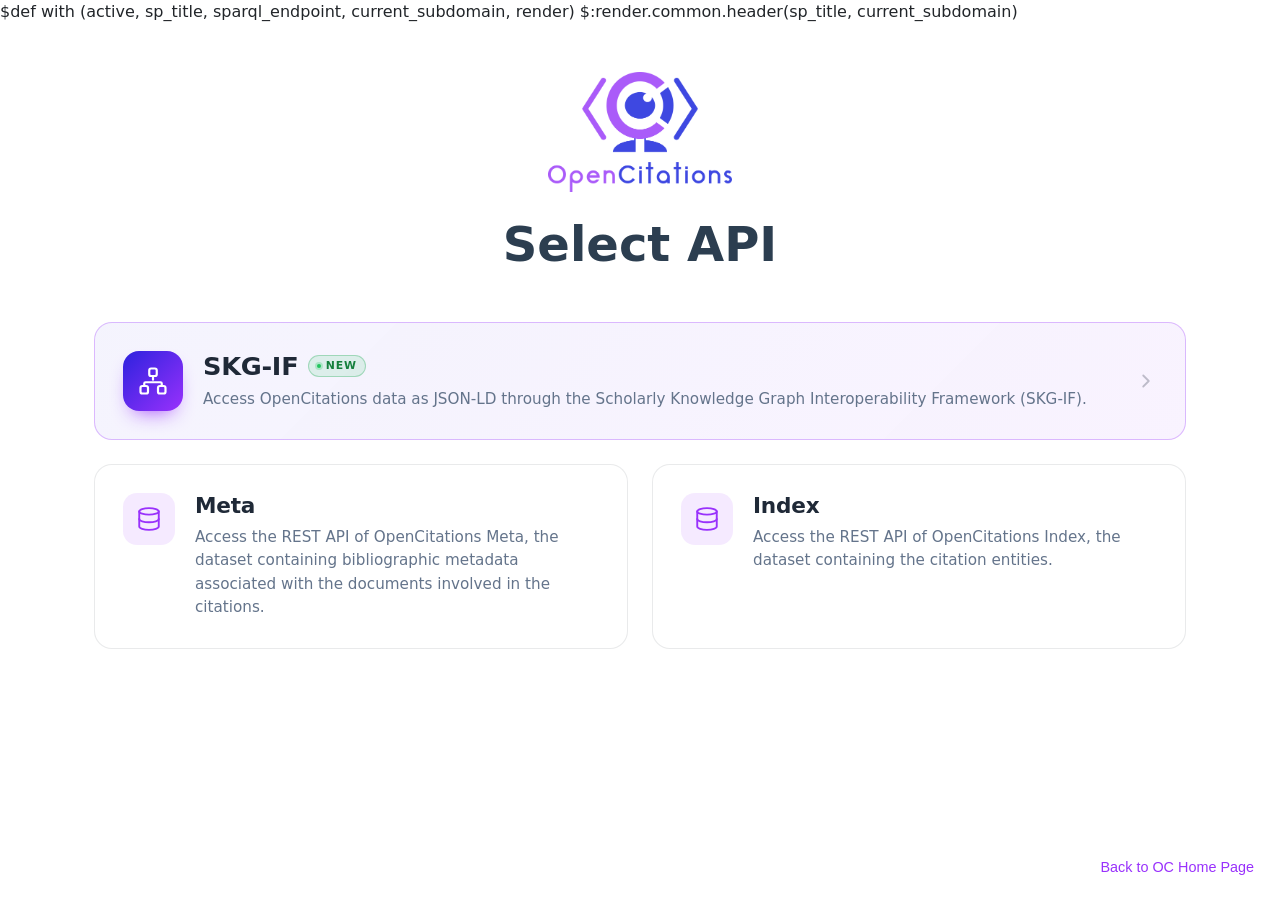
<file: html-template/api.html>
$def with (active, sp_title, sparql_endpoint, current_subdomain, render)
<!DOCTYPE html>
<html lang="en">

<head>
  <meta charset="UTF-8" />
  <meta name="viewport" content="width=device-width, initial-scale=1.0" />
  <meta name="description" content="Access open citation data and bibliographic metadata via REST API. Query SKG-IF, Index and Meta endpoints using DOI, ORCID, PMID, OMID, ISBN, ISSN. JSON-LD available. Free access." />
  <title>OpenCitations - API</title>
  <!-- Bootstrap CSS -->
  <link href="/static/bootstrap-533/css/bootstrap.min.css" rel="stylesheet" />
  <!-- Custom HEADER CSS -->
  <link rel="stylesheet" href="/static/css/custom.css" class="css" />
  <!-- Select API page CSS, local to oc_api (not touched by the static sync) -->
  <link rel="stylesheet" href="/static/css/api.css" />
</head>

<body>

  $:render.common.header(sp_title, current_subdomain)

  <main>
    <div class="api-page">
      <div class="api-hero animate__animated animate__fadeIn">
        <img src="/static/img/oc-medium.png" alt="Logo" class="img-fluid api-hero__logo" />
        <h1 class="api-hero__title">Select API</h1>
      </div>

      <div class="api-cards">
        <a href="/skg-if" class="api-link api-cards__featured">
          <article class="api-card api-card--featured">
            <span class="api-card__icon">
              <svg viewBox="0 0 24 24" fill="none" stroke="currentColor" stroke-width="1.75" stroke-linecap="round" stroke-linejoin="round" aria-hidden="true">
                <rect x="9" y="2" width="6" height="6" rx="1.5" />
                <rect x="2" y="16" width="6" height="6" rx="1.5" />
                <rect x="16" y="16" width="6" height="6" rx="1.5" />
                <path d="M12 8v3" />
                <path d="M5 16v-2a1 1 0 0 1 1-1h12a1 1 0 0 1 1 1v2" />
              </svg>
            </span>
            <div class="api-card__body">
              <h2 class="api-card__title">
                SKG-IF
                <span class="api-badge"><span class="api-badge__dot"></span>New</span>
              </h2>
              <p class="api-card__text">
                Access OpenCitations data as JSON-LD through the Scholarly Knowledge Graph
                Interoperability Framework (SKG-IF).
              </p>
            </div>
            <span class="api-card__arrow">
              <svg viewBox="0 0 24 24" fill="none" stroke="currentColor" stroke-width="2" stroke-linecap="round" stroke-linejoin="round" aria-hidden="true">
                <path d="m9 18 6-6-6-6" />
              </svg>
            </span>
          </article>
        </a>

        <a href="/meta" class="api-link">
          <article class="api-card">
            <span class="api-card__icon">
              <svg viewBox="0 0 24 24" fill="none" stroke="currentColor" stroke-width="1.75" stroke-linecap="round" stroke-linejoin="round" aria-hidden="true">
                <ellipse cx="12" cy="5" rx="9" ry="3" />
                <path d="M3 5v14a9 3 0 0 0 18 0V5" />
                <path d="M3 12a9 3 0 0 0 18 0" />
              </svg>
            </span>
            <div class="api-card__body">
              <h2 class="api-card__title">Meta</h2>
              <p class="api-card__text">
                Access the REST API of OpenCitations Meta, the dataset containing bibliographic metadata
                associated with the documents involved in the citations.
              </p>
            </div>
          </article>
        </a>

        <a href="/index" class="api-link">
          <article class="api-card">
            <span class="api-card__icon">
              <svg viewBox="0 0 24 24" fill="none" stroke="currentColor" stroke-width="1.75" stroke-linecap="round" stroke-linejoin="round" aria-hidden="true">
                <ellipse cx="12" cy="5" rx="9" ry="3" />
                <path d="M3 5v14a9 3 0 0 0 18 0V5" />
                <path d="M3 12a9 3 0 0 0 18 0" />
              </svg>
            </span>
            <div class="api-card__body">
              <h2 class="api-card__title">Index</h2>
              <p class="api-card__text">
                Access the REST API of OpenCitations Index, the dataset containing the citation entities.
              </p>
            </div>
          </article>
        </a>
      </div>
    </div>
  </main>
  <footer class="position-fixed bottom-0 end-0 p-3 footer-container">
    <a href="https://opencitations.net" class="back-home-link">
      Back to OC Home Page
    </a>
  </footer>
  <!-- Bootstrap JS -->
  <script src="/static/bootstrap-533/js/bootstrap.bundle.min.js"></script>
</body>

</html>
</file>
<file: static/css/custom.css>
/* Header w/ OC colors */
.navbar {
    padding: 1rem;
    box-shadow: 0 2px 4px rgba(0,0,0,.1);
}

.dropdown-menu {
    border-radius: 8px;
    box-shadow: 0 4px 6px rgba(0,0,0,.1);
}

.nav-link {
  transition: color 0.3s ease;
}

.nav-link:hover {
    color: #2D22DE !important; /* OpenCitations blue */
}

.dropdown-item {
    transition: background-color 0.3s ease;
}

.dropdown-item:hover {
    color: #9931FC !important; /* OpenCitations purple */
    background-color: rgba(153, 49, 252, 0.05); /* Light purple background */
}

/* Sparql selector */
.hover-effect {
    transition: all 0.3s ease;
    cursor: pointer;
    background: white;
    border: none;
}

.hover-effect:hover {
    transform: translateY(-5px);
    box-shadow: 0 10px 20px rgba(0,0,0,0.1) !important;
}

.endpoint-card {
    text-decoration: none;
    color: inherit;
}

.endpoint-card:hover {
    color: inherit;
}

.card {
    border-radius: 15px;
    border: 1px solid rgba(0,0,0,0.08);
}

.display-4 {
    font-weight: 600;
    color: #2c3e50;
}

.display-5 {
    font-weight: 500;
    color: #293038;
}

.card-text {
    font-size: 0.95rem;
}

@keyframes fadeIn {
    from {
        opacity: 0;
        transform: translateY(20px);
    }
    to {
        opacity: 1;
        transform: translateY(0);
    }
}

.animate__fadeIn {
    animation: fadeIn 1s ease-out;
}


/* FOOTER */
@import url('https://fonts.googleapis.com/css2?family=Lato:wght@300&display=swap');

.footer-container {
  z-index: 1000;
}

.back-home-link {
  font-family: 'Lato', sans-serif;
  font-weight: 300;
  font-size: 0.9rem;
  color: #9931FC; /* OpenCitations purple */
  text-decoration: none;
  padding: 5px 10px;
  border-radius: 3px;
  transition: all 0.2s ease;
  display: inline-block;
}

.back-home-link:hover {
  color: #2D22DE; /* OpenCitations blue */
  background-color: rgba(45, 34, 222, 0.05); /* Light blue background */
  box-shadow: 0 1px 3px rgba(0, 0, 0, 0.05);
}

/* Aggiunge margine al contenuto principale */
main {
  margin-bottom: 60px;
}

/* Media query per tablet e smartphone */
@media (max-width: 992px) {
  .footer-container {
    left: 0;
    right: 0;
    text-align: center;
    background-color: rgba(255, 255, 255, 0.95);
  }
}

@media (max-width: 991.98px) {
    .navbar-nav {
        text-align: center !important;
    }

    .navbar-nav .nav-link {
        text-align: center !important;
    }

    .dropdown-item {
        text-align: center !important;
    }

    .dropdown-menu {
        position: static !important;
        width: 100% !important;
        border: none !important;
        box-shadow: none !important;
        background: transparent !important;
    }

    .navbar-collapse {
        background-color: transparent !important;
        border: none !important;
        border-bottom: none !important;
        box-shadow: none !important;
    }
    .nav-link.active {
      color: #9931FC !important;
      font-weight: 600!important;
    }
}

footer {
  padding-bottom: 0.5em;
}


/* Responsive navbar with clickable dropdown links */

/* Desktop view */
@media (min-width: 992px) {
  .nav-item.dropdown {
    position: relative;
  }

  .dropdown-desktop-wrapper {
    display: flex;
    align-items: center;
  }

  .dropdown-toggle-split {
    margin-left: -18px;
    padding: 0.375rem 0.5rem;
    border: none;
    background: none;
    color: inherit;
    text-decoration: none;
  }

  .dropdown-toggle-split::after {
    margin-left: 0;
  }

  /* Hover shows dropdown on desktop */
  .navbar .dropdown:hover .dropdown-menu {
    display: block;
    animation: fadeIn 0.2s ease;
  }

  /* Center navigation menu ignoring logo position only on desktop */
  .navbar-nav-centered {
    position: absolute;
    left: 50%;
    transform: translateX(-50%);
    font-size: 1.2em;
  }

  .nav-link.active {
    color: #9931FC !important;
    font-weight: 600!important;
    border-bottom: 2px solid #9931FC;
    background-color: rgba(184, 120, 244, 0.07);
  }

  @keyframes fadeIn {
    from {
      opacity: 0;
      transform: translateY(-10px);
    }
    to {
      opacity: 1;
      transform: translateY(0);
    }
  }
}

/* Ensure dropdown menu positioning */
.dropdown-menu {
  margin-top: 0;
}

/* Remove default Bootstrap dropdown arrow from main links */
.nav-link-main::after {
  display: none !important;
}



/*Authors hide*/

/* hide checkbox */
.truncate .toggle {
  display: none;
}

/* collapsed */
.truncate .limit-text {
  display: -webkit-box;
  -webkit-box-orient: vertical;
  overflow: hidden;
}

/* expanded (only affects same container) */
.more-content{
  display: none;
}
.truncate .toggle:checked ~ .more-content {
  display: block;
}

/* button text */
.truncate .more {
  /*content: "... Show more";*/
  color: blue;
  cursor: pointer;
}

.truncate .toggle ~ .less {
 display: none;
  color: blue;
  cursor: pointer;
}

/* toggle label text */
.truncate .toggle:checked ~ .less {
 display: block;
}

.truncate .toggle:checked ~ .more {
 display: none;
}

.maxheight{
  max-height: 2lh;
}


.results-tab {
  width: 95%;
  margin: 20px;
}

.results-tab th {
  display: none;
}

.results-tab tr {
  display: flex;
  width: 100% !important;
  background: unset;
  margin-bottom: 20px;
  border-radius: 15px !important;
  box-shadow: 0 5px 15px 0 rgba(0,0,0,0.2);
}

.results-tab td {
  justify-content: space-between;
  padding: 20px;
  border: solid 1px lightgray;
}

.results-tab td strong{
  font-size: 1.2em;
}
.results-tab td p{
  margin-top: 0.9em;
}

.results-tab tr td:first-child {
  text-align: center;
  font-size: 0.9em;
  writing-mode: vertical-rl; /* text flows top-to-bottom, right-to-left */
  width: 5%;
  border-right: solid 1px darkgray !important;
}


.results-tab td::before {
  content: attr(data-label);
  font-weight: 600;
  color: #555;
}

.results-tab tr td:not(:first-child) {
  width: 50%;
}

td[field="oci"] {
  font-size: 1.2em;
  color: white;
  padding: 20px;
}


td[field="ext_data.citing_ref.reference"]::before {
  content: "Citing";       /* text inside the pseudo-div */
  display: block;
  background-color: rgb(160,95,241); /* optional styling */
  margin-bottom: 10px;
  color: white;
  font-weight: bold;
  padding: 2px 4px;
  margin: 0 auto;
  text-align: center;
  font-size: 1.1em;
  border-radius: 5px;
}

td[field="ext_data.cited_ref.reference"]::before {
  content: "Cited";       /* text inside the pseudo-div */
  display: block;            /* behaves like a block element */
  background-color: rgb(49,109,244	); /* optional styling */
  color: white;
  font-weight: bold;
  padding: 2px 4px;
  margin: 0 auto;
  margin-bottom: 10px;
  text-align: center;
  font-size: 1.1em;
  border-radius: 5px;
}

.results-tab .btn.btn-primary {
    background-color: #e9e9e9 !important;
    color: #4f4f4f !important;
    border-color: transparent;
    text-decoration-line: none;
    transition: 0.5s;
    margin: 2px;
}

.results-tab .btn.btn-primary:hover {
    color: black !important;
    background-color: #f0f0f0 !important;
    border-color: transparent;
}

#search_header{
  /*display: none !important;*/
  width: fit-content;
  margin-left: auto;
  margin-right: 8% !important;
}

#rows_per_page{
  padding: 18px;
  background: rgba(0,0,0,0.04);
  border-radius: 15px !important;
  box-shadow: 0 2px 7px 0 rgba(0,0,0,0.2);
}

#rows_per_page .form-select{
  font-size: 1.1em;
  text-align: center;
}

#tot_val{
  font-size: 1.5em !important;
}

.res-val-link {
  padding: 10px;
  background-color: #f8f7f7;
  color: black !important;
  text-decoration: none;
  border-radius: 6px;
  border: solid 1px lightgray;
  font-size: 1.3em;
}

.results-tab .vallbl {
  font-size: 1.1em
}

a.idwidget{

  text-decoration: underline;
  text-decoration-color: #3b82f6 !important; /* A nice blue */
  text-underline-offset: 4px !important;
  text-decoration-thickness: 2px !important;
  transition: all 0.3s ease;
}
a.idwidget:hover{
  color: unset !important;
  text-decoration-color: #1d4ed8 !important; /* A nice blue */
  text-underline-offset: 6px !important; /* A nice blue */
}


@media only screen and (max-width: 700px) {

  .container{
    padding: 0px !important;
  }

  .search-entry {
    width: 100% !important;
    padding: 0px !important;
  }

  #search_header{
    font-size: 85%;
  }

  #search_filters{
    border-top: solid;
    border-color: #f2f2f2;
    margin-top: 10px;
    float:left;
    width: 100%;
  }

  .search-box *{
    font-size: 1.4rem !important;
  }

  .search-box input{
    width: 100% !important;
  }
  .search-box select{
    margin: 0px !important;
    width: 100% !important;
    max-width: unset !important;
    color: var(--main-bg-color);

  }
  .search-box button{
    margin-top: 20px;
    width: 100% !important;
  }

  .limit-results {
    margin-top: 20px;
    display: inline-block;
    font-size: 120%;
    float:left;
    width: 100%;
    text-align: center;
  }
  .slider-container{
    width: 100%;
  }
  .filters-btns {
    float: none;
    margin-top: 8%;
    margin-bottom:4%;
  }
  #filter_values_list{
    width: 100%;
  }


  #rows_per_page {
    display:block;
    float:left;
    /*margin-left:26%;*/
  }

  #sort_results {
    /*display:block;*/
    float:right;
    margin-right:3%;
  }

  #export_results{
    display:block;
    float:left;
    margin-right: 20px;
    display: none;
  }
  #search_results{
    width: 100%;
  }
  .results-tab tr{
    display: block;
  }
  .results-tab td {
    display: block;
    width: 100% !important;
  }
  .results-tab tr td:first-child {
    text-align: center;
    font-size: 1em;
    writing-mode: unset; /* text flows top-to-bottom, right-to-left */
    width: unset;
  }
  .results-tab tr {
    border-bottom: none ;
    margin-top: 25px !important;
  }
  .tab-nav-btn.next{float:right; margin-top: 10px; margin-right: 10px;}
  .tab-nav-btn.prev{float:left; margin-top: 10px; margin-left: 10px;}

  #search_header{
    margin: auto !important;
  }

  #search_header #rows_per_page{
    display: table-row !important;
  }

  #search_header .tot-results{
    margin: 0 !important;
    margin-top: 20px !important;
  }

  div.row {
   margin-right: 0 !important;
 }

}

@media only screen and (max-width: 420px) {

  .res-val-link {
  padding: 5px!important;
  background-color: #f8f7f7;
  color: black !important;
  text-decoration: none;
  border-radius: 6px;
  border: solid 1px lightgray;
  font-size: 1em!important;
}

}
</file>
<file: static/css/api.css>
.api-page {
    --oc-blue: #2d22de;
    --oc-purple: #9931fc;
    --oc-ink: #1f2937;
    --oc-muted: #64748b;

    max-width: 1140px;
    margin: 0 auto;
    /* The bottom value clears the fixed "Back to OC Home Page" footer. */
    padding: 0 1.25rem 4.5rem;
}

/* Hero */

.api-hero {
    margin: 2rem 0;
    text-align: center;
}

.api-hero__logo {
    max-height: 84px;
    margin-bottom: 1rem;
}

.api-hero__title {
    margin: 0;
    font-size: 1.85rem;
    font-weight: 600;
    color: #2c3e50;
}

/* Card grid: one column on a phone, two from tablet up with the featured
   card spanning the full width. */

.api-cards {
    display: grid;
    grid-template-columns: 1fr;
    gap: 1rem;
}

.api-link {
    display: block;
    height: 100%;
    color: inherit;
    text-decoration: none;
}

.api-link:hover,
.api-link:focus-visible {
    color: inherit;
}

.api-link:focus-visible {
    outline: none;
}

.api-link:focus-visible .api-card {
    border-color: var(--oc-purple);
    box-shadow: 0 0 0 3px rgba(153, 49, 252, 0.25);
}

/* Cards */

.api-card {
    display: flex;
    align-items: flex-start;
    gap: 1rem;
    height: 100%;
    padding: 1.25rem;
    border: 1px solid rgba(15, 23, 42, 0.09);
    border-radius: 16px;
    background: #fff;
    transition: transform 0.25s ease, box-shadow 0.25s ease, border-color 0.25s ease;
}

.api-card__icon {
    flex: 0 0 auto;
    display: inline-flex;
    align-items: center;
    justify-content: center;
    width: 46px;
    height: 46px;
    border-radius: 12px;
    background: rgba(153, 49, 252, 0.1);
    color: var(--oc-purple);
}

.api-card__icon svg {
    width: 23px;
    height: 23px;
}

.api-card__body {
    min-width: 0;
}

.api-card__title {
    display: flex;
    align-items: center;
    flex-wrap: wrap;
    gap: 0.5rem;
    margin: 0 0 0.35rem;
    font-size: 1.2rem;
    font-weight: 700;
    letter-spacing: -0.01em;
    color: var(--oc-ink);
}

.api-card__text {
    margin: 0;
    font-size: 0.95rem;
    line-height: 1.55;
    color: var(--oc-muted);
}

/* The arrow is an affordance for cursors; it earns no room on a phone. */
.api-card__arrow {
    display: none;
    flex: 0 0 auto;
    align-self: center;
    margin-left: auto;
    color: rgba(15, 23, 42, 0.25);
    transition: transform 0.25s ease, color 0.25s ease;
}

.api-card__arrow svg {
    width: 22px;
    height: 22px;
}

/* Featured card: the newest API gets the brand gradient. */

.api-card--featured {
    border-color: rgba(153, 49, 252, 0.3);
    background-image: linear-gradient(135deg, rgba(45, 34, 222, 0.05), rgba(153, 49, 252, 0.06));
}

.api-card--featured .api-card__icon {
    background: linear-gradient(135deg, var(--oc-blue), var(--oc-purple));
    color: #fff;
    box-shadow: 0 10px 20px -10px rgba(153, 49, 252, 0.9);
}

/* Badge */

.api-badge {
    display: inline-flex;
    align-items: center;
    gap: 0.4em;
    padding: 0.3em 0.7em;
    border: 1px solid rgba(22, 163, 74, 0.3);
    border-radius: 50rem;
    background: rgba(34, 197, 94, 0.12);
    color: #15803d;
    font-size: 0.68rem;
    font-weight: 700;
    letter-spacing: 0.08em;
    text-transform: uppercase;
}

.api-badge__dot {
    width: 0.45em;
    height: 0.45em;
    border-radius: 50%;
    background: #22c55e;
    box-shadow: 0 0 0 0.18em rgba(34, 197, 94, 0.25);
}

@media (prefers-reduced-motion: no-preference) {
    .api-badge__dot {
        animation: api-badge-pulse 2.4s ease-in-out infinite;
    }
}

@keyframes api-badge-pulse {
    0%, 100% { box-shadow: 0 0 0 0.18em rgba(34, 197, 94, 0.25); }
    50% { box-shadow: 0 0 0 0.4em rgba(34, 197, 94, 0); }
}

/* Hover belongs to devices that have a pointer: on touch it sticks after a tap. */
@media (hover: hover) {
    .api-card:hover {
        transform: translateY(-4px);
        border-color: rgba(153, 49, 252, 0.45);
        box-shadow: 0 18px 35px -18px rgba(45, 34, 222, 0.45);
    }

    .api-card:hover .api-card__arrow {
        transform: translateX(3px);
        color: var(--oc-purple);
    }
}

/* >= 768px: two columns, roomier spacing and type. */
@media (min-width: 768px) {
    .api-page {
        padding: 0 1.5rem 4.5rem;
    }

    .api-hero {
        margin: 3rem 0;
    }

    .api-hero__logo {
        max-height: 120px;
        margin-bottom: 1.5rem;
    }

    .api-hero__title {
        font-size: 2.5rem;
    }

    .api-cards {
        grid-template-columns: repeat(2, minmax(0, 1fr));
        gap: 1.5rem;
    }

    .api-cards__featured {
        grid-column: 1 / -1;
    }

    .api-card {
        gap: 1.25rem;
        padding: 1.75rem;
        border-radius: 18px;
    }

    .api-card__icon {
        width: 52px;
        height: 52px;
        border-radius: 14px;
    }

    .api-card__icon svg {
        width: 26px;
        height: 26px;
    }

    .api-card__title {
        gap: 0.6rem;
        margin-bottom: 0.4rem;
        font-size: 1.35rem;
    }

    .api-card__arrow {
        display: block;
    }

    .api-card--featured .api-card__icon {
        width: 60px;
        height: 60px;
        border-radius: 16px;
    }

    .api-card--featured .api-card__icon svg {
        width: 30px;
        height: 30px;
    }

    .api-card--featured .api-card__title {
        font-size: 1.6rem;
    }
}

@media (min-width: 992px) {
    .api-hero__title {
        font-size: 3rem;
    }
}
</file>
